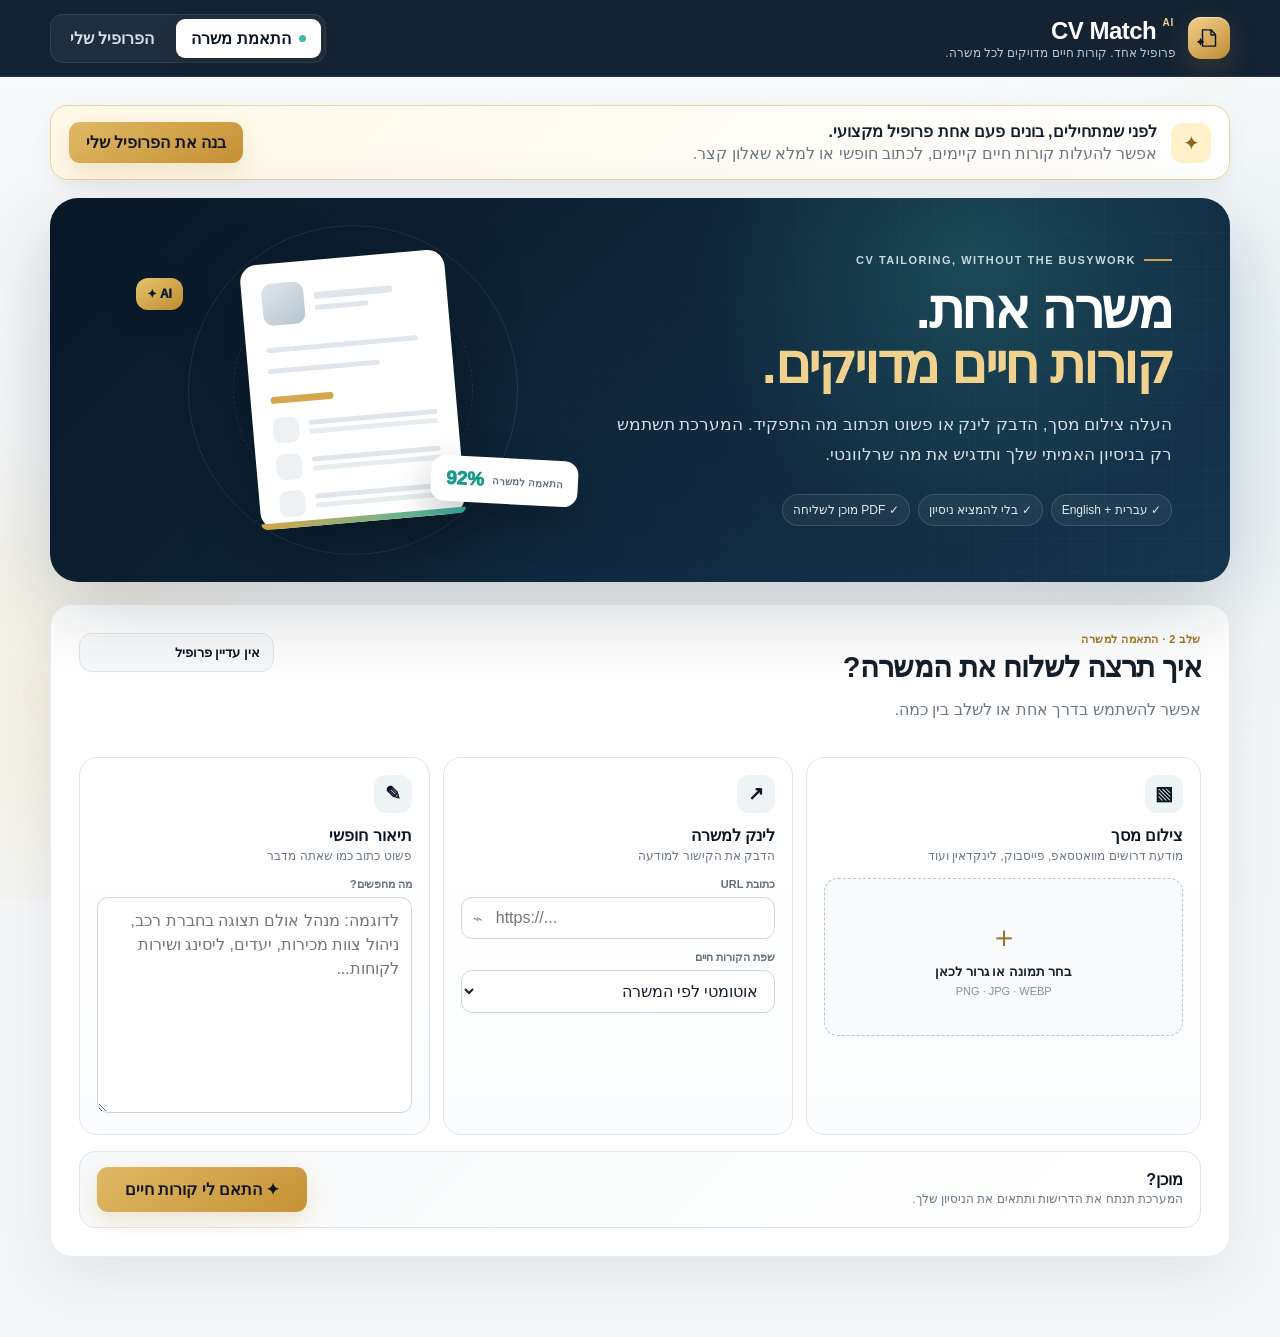
<file: templates/index.html>
<!doctype html>
<html lang="he" dir="rtl">
<head>
  <meta charset="utf-8" />
  <meta name="viewport" content="width=device-width, initial-scale=1" />
  <meta name="theme-color" content="#081726" />
  <title>CV Match — קורות חיים מותאמים</title>
  <link rel="stylesheet" href="/static/style.css" />
</head>
<body>
  <div class="app-bg" aria-hidden="true"><span></span><span></span><span></span></div>

  <header class="topbar no-print">
    <div class="topbar-inner">
      <div class="brand-wrap">
        <div class="brand-mark" aria-hidden="true">
          <svg viewBox="0 0 40 40" role="img"><path d="M10 7.5h13l7 7V32.5H10z"/><path d="M23 7.5v8h7"/><path class="spark" d="M7 20l2 4 4 2-4 2-2 4-2-4-4-2 4-2z"/></svg>
        </div>
        <div>
          <div class="brand">CV Match <span>AI</span></div>
          <div class="tag">פרופיל אחד. קורות חיים מדויקים לכל משרה.</div>
        </div>
      </div>
      <div class="top-actions">
        <button id="jobNav" class="navbtn active"><span class="nav-dot"></span>התאמת משרה</button>
        <button id="profileNav" class="navbtn">הפרופיל שלי</button>
      </div>
    </div>
  </header>

  <main class="shell">
    <section id="profileNotice" class="notice no-print hidden">
      <div class="notice-icon" aria-hidden="true">✦</div>
      <div class="notice-copy">
        <strong>לפני שמתחילים, בונים פעם אחת פרופיל מקצועי.</strong>
        <div class="muted">אפשר להעלות קורות חיים קיימים, לכתוב חופשי או למלא שאלון קצר.</div>
      </div>
      <button id="startProfileBtn" class="primary">בנה את הפרופיל שלי</button>
    </section>

    <section id="jobSection" class="page-section">
      <section class="hero no-print">
        <div class="hero-copy">
          <div class="hero-kicker"><span></span>CV TAILORING, WITHOUT THE BUSYWORK</div>
          <h1>משרה אחת.<br><em>קורות חיים מדויקים.</em></h1>
          <p>העלה צילום מסך, הדבק לינק או פשוט תכתוב מה התפקיד. המערכת תשתמש רק בניסיון האמיתי שלך ותדגיש את מה שרלוונטי.</p>
          <div class="hero-badges">
            <span>✓ עברית + English</span>
            <span>✓ בלי להמציא ניסיון</span>
            <span>✓ PDF מוכן לשליחה</span>
          </div>
        </div>
        <div class="hero-graphic" aria-hidden="true">
          <div class="graphic-orbit orbit-a"></div>
          <div class="graphic-orbit orbit-b"></div>
          <div class="cv-card-visual">
            <div class="cvv-top"><span class="cvv-avatar"></span><span><b></b><i></i></span></div>
            <div class="cvv-line wide"></div><div class="cvv-line"></div>
            <div class="cvv-section"></div>
            <div class="cvv-item"><span></span><b></b></div>
            <div class="cvv-item"><span></span><b></b></div>
            <div class="cvv-item"><span></span><b></b></div>
          </div>
          <div class="match-chip"><span>92%</span><small>התאמה למשרה</small></div>
          <div class="spark-chip">✦ AI</div>
        </div>
      </section>

      <div class="input-card no-print">
        <div class="section-head">
          <div>
            <div class="kicker">שלב 2 · התאמה למשרה</div>
            <h2>איך תרצה לשלוח את המשרה?</h2>
            <p class="muted">אפשר להשתמש בדרך אחת או לשלב בין כמה.</p>
          </div>
          <div id="profileMini" class="profile-mini"></div>
        </div>

        <div class="source-grid">
          <div class="source-card source-upload">
            <div class="source-icon">▧</div>
            <div class="source-title">צילום מסך</div>
            <div class="source-sub">מודעת דרושים מוואטסאפ, פייסבוק, לינקדאין ועוד</div>
            <div class="drop" id="dropZone">
              <input id="screenshot" type="file" accept="image/png,image/jpeg,image/webp" hidden />
              <div class="drop-icon">＋</div>
              <strong>בחר תמונה או גרור לכאן</strong>
              <span>PNG · JPG · WEBP</span>
              <img id="shotPreview" alt="תצוגה מקדימה של המשרה" />
            </div>
          </div>

          <div class="source-card">
            <div class="source-icon">↗</div>
            <div class="source-title">לינק למשרה</div>
            <div class="source-sub">הדבק את הקישור למודעה</div>
            <label class="compact-label" for="jobUrl">כתובת URL</label>
            <div class="input-with-icon"><span>⌁</span><input id="jobUrl" type="url" dir="ltr" placeholder="https://..." /></div>
            <label class="compact-label" for="language">שפת הקורות חיים</label>
            <select id="language">
              <option value="auto">אוטומטי לפי המשרה</option>
              <option value="he">עברית</option>
              <option value="en">English</option>
            </select>
          </div>

          <div class="source-card source-text">
            <div class="source-icon">✎</div>
            <div class="source-title">תיאור חופשי</div>
            <div class="source-sub">פשוט כתוב כמו שאתה מדבר</div>
            <label class="compact-label" for="jobText">מה מחפשים?</label>
            <textarea id="jobText" rows="8" placeholder="לדוגמה: מנהל אולם תצוגה בחברת רכב, ניהול צוות מכירות, יעדים, ליסינג ושירות לקוחות..."></textarea>
          </div>
        </div>

        <div class="action-band">
          <div>
            <strong>מוכן?</strong>
            <div id="status" class="status">המערכת תנתח את הדרישות ותתאים את הניסיון שלך.</div>
          </div>
          <button id="generateBtn" class="primary large"><span>✦</span> התאם לי קורות חיים</button>
        </div>
      </div>

      <section id="clarifyCard" class="clarify no-print hidden">
        <div class="clarify-icon">?</div>
        <div class="badge warn">חסר מידע חשוב</div>
        <h2>לפני שמוסיפים משהו לקו״ח, כדאי לוודא</h2>
        <div id="questions"></div>
        <label>התשובות שלך</label>
        <textarea id="extraNotes" rows="5" placeholder="ענה כאן חופשי. לדוגמה: כן, ניהלתי 8 עובדים במשך שנתיים..."></textarea>
        <button id="regenerateBtn" class="primary">עדכן את הקורות החיים</button>
      </section>

      <section id="resultArea" class="hidden">
        <div class="result-actions no-print">
          <div>
            <div class="kicker">הקורות חיים שלך מוכנים</div>
            <div id="matchPill" class="match-pill"></div>
          </div>
          <button id="printBtn" class="primary">שמור / הדפס PDF</button>
        </div>
        <div id="gapBox" class="gapbox no-print"></div>
        <article id="cvPage" class="cv-page">
          <aside class="cv-side">
            <div class="cv-side-glow"></div>
            <img id="profilePhoto" class="profile-photo hidden" alt="תמונת פרופיל" />
            <div id="photoPlaceholder" class="photo-placeholder">תמונה</div>
            <h2 id="cvName"></h2>
            <div id="cvHeadline" class="headline"></div>
            <div id="contactBox" class="contact"></div>
            <hr />
            <h3 id="skillsTitle">כישורים מרכזיים</h3>
            <ul id="skillsList" class="plain-list"></ul>
            <h3 id="languagesTitle">שפות</h3>
            <ul id="languagesList" class="plain-list small"></ul>
          </aside>
          <section class="cv-main">
            <div class="eyebrow" id="targetLabel">קורות חיים מותאמים למשרה</div>
            <h1 id="targetTitle"></h1>
            <p id="summary"></p>
            <h2 id="experienceTitle">ניסיון מקצועי</h2>
            <div id="experienceList"></div>
            <div id="educationWrap">
              <h2 id="educationTitle">השכלה והכשרה</h2>
              <ul id="educationList"></ul>
            </div>
          </section>
        </article>
        <section class="send-card no-print">
          <div class="send-icon">↗</div>
          <div class="grow">
            <h3>הודעה מוכנה לשליחה</h3>
            <p id="coverMessage"></p>
          </div>
          <button id="copyMessage" class="ghost">העתק הודעה</button>
        </section>
      </section>
    </section>

    <section id="profileSection" class="page-section hidden">
      <div class="profile-header no-print">
        <div>
          <div class="kicker">שלב 1 · מקור האמת</div>
          <h1>הפרופיל המקצועי שלי</h1>
          <p class="muted">המערכת מתאימה את הניסוח לכל משרה, אבל העובדות נשארות רק מה שהזנת כאן.</p>
        </div>
        <div class="profile-actions">
          <button id="openImportBtn" class="primary">＋ הוסף / ייבא מידע</button>
          <button id="saveProfileBtn" class="ghost">שמור פרופיל</button>
        </div>
      </div>

      <div class="profile-layout no-print">
        <aside class="profile-sidebar">
          <div class="photo-card">
            <div class="sidebar-card-label">תמונת פרופיל קבועה</div>
            <img id="profileEditorPhoto" class="profile-editor-photo hidden" alt="" />
            <div id="profileEditorPhotoPlaceholder" class="photo-big-placeholder"><span>◯</span><small>העלה תמונה</small></div>
            <strong>התמונה נשמרת ללא שינוי</strong>
            <p class="muted smalltext">לא נחליף, נייצר או נערוך אותה אוטומטית.</p>
            <input id="newPhoto" type="file" accept="image/png,image/jpeg,image/webp" />
            <button id="replacePhotoBtn" class="ghost full">החלף תמונה</button>
          </div>
          <div class="completion-card">
            <div class="completion-row"><span class="completion-title">שלמות הפרופיל</span><span class="completion-dot">●</span></div>
            <div class="progress"><span id="progressBar"></span></div>
            <div id="completionText" class="muted smalltext"></div>
          </div>
          <div class="tip-card">
            <span>✦</span>
            <div><strong>טיפ</strong><p>ככל שהפרופיל מלא ומדויק יותר, ההתאמה למשרות טובה יותר.</p></div>
          </div>
        </aside>

        <div class="profile-editor">
          <section class="edit-card">
            <div class="edit-card-title"><span>01</span><div><h2>פרטים אישיים</h2><p>המידע שיופיע בראש הקורות חיים.</p></div></div>
            <div class="grid2">
              <div><label>שם בעברית</label><input id="pNameHe" /></div>
              <div><label>Name in English</label><input id="pNameEn" dir="ltr" /></div>
              <div><label>טלפון</label><input id="pPhone" dir="ltr" /></div>
              <div><label>אימייל</label><input id="pEmail" dir="ltr" /></div>
              <div><label>LinkedIn</label><input id="pLinkedin" dir="ltr" /></div>
              <div><label>אתר / תיק עבודות</label><input id="pWebsite" dir="ltr" /></div>
              <div><label>מיקום בעברית</label><input id="pLocationHe" /></div>
              <div><label>Location in English</label><input id="pLocationEn" dir="ltr" /></div>
            </div>
          </section>

          <section class="edit-card">
            <div class="card-head">
              <div class="edit-card-title"><span>02</span><div><h2>ניסיון מקצועי, צבאי ופרויקטים</h2><p>נמיין אוטומטית לפי השנים והתאריכים.</p></div></div>
              <button id="addExperienceBtn" class="ghost">＋ הוסף ניסיון</button>
            </div>
            <div id="experienceEditor"></div>
          </section>

          <section class="edit-card">
            <div class="card-head">
              <div class="edit-card-title"><span>03</span><div><h2>השכלה והכשרות</h2><p>לימודים, קורסים מקצועיים והסמכות.</p></div></div>
              <button id="addEducationBtn" class="ghost">＋ הוסף</button>
            </div>
            <div id="educationEditor"></div>
          </section>

          <section class="edit-card">
            <div class="card-head">
              <div class="edit-card-title"><span>04</span><div><h2>שפות</h2><p>כולל רמת שליטה בכל שפה.</p></div></div>
              <button id="addLanguageBtn" class="ghost">＋ הוסף שפה</button>
            </div>
            <div id="languagesEditor"></div>
          </section>

          <section class="edit-card">
            <div class="edit-card-title"><span>05</span><div><h2>כישורים ומקצועות</h2><p>הכישורים שהמערכת תוכל לבחור מתוכם לפי המשרה.</p></div></div>
            <label>כישורים — אחד בכל שורה</label>
            <textarea id="pSkills" rows="8" placeholder="ניהול צוותים&#10;מכירות&#10;לוגיסטיקה"></textarea>
            <label>הסמכות / קורסים — אחד בכל שורה</label>
            <textarea id="pCertifications" rows="5"></textarea>
          </section>

          <section id="profileQuestionsCard" class="edit-card question-card hidden">
            <div class="edit-card-title"><span>?</span><div><h2>דברים שכדאי להשלים</h2><p>רק שאלות שיעזרו לנו לדייק את הפרופיל.</p></div></div>
            <div id="profileQuestions"></div>
          </section>

          <div class="sticky-save"><button id="saveProfileBottomBtn" class="primary large">שמור את הפרופיל</button></div>
        </div>
      </div>
    </section>
  </main>

  <dialog id="importDialog">
    <div class="dialog-card">
      <div class="dialog-head">
        <div>
          <div class="kicker">SMART IMPORT</div>
          <h2>איך תרצה לבנות או לעדכן את הפרופיל?</h2>
          <p class="muted">אפשר להשתמש ביותר משיטה אחת. המערכת תאחד את המידע ותציג לך מה חסר.</p>
        </div>
        <button id="closeImport" class="x" aria-label="סגור">×</button>
      </div>

      <div class="method-grid">
        <label class="method-card selected" data-method="file">
          <input type="radio" name="method" value="file" checked />
          <span class="method-icon">▧</span><strong>קורות חיים קיימים</strong><span>PDF / Word / תמונה / טקסט</span>
        </label>
        <label class="method-card" data-method="free">
          <input type="radio" name="method" value="free" />
          <span class="method-icon">✎</span><strong>כתיבה חופשית</strong><span>פשוט ספר על עצמך כמו בצ׳אט</span>
        </label>
        <label class="method-card" data-method="questionnaire">
          <input type="radio" name="method" value="questionnaire" />
          <span class="method-icon">☷</span><strong>שאלון</strong><span>ממלאים שדות מסודרים ידנית</span>
        </label>
      </div>

      <div id="methodFile" class="method-panel">
        <div class="file-drop-visual"><span>⇧</span><div><strong>בחר קובץ קורות חיים</strong><small>גם קובץ ישן ולא מעודכן הוא התחלה מצוינת</small></div></div>
        <input id="oldCvFile" type="file" accept=".pdf,.docx,.txt,.md,image/png,image/jpeg,image/webp" />
        <p class="muted smalltext">נחלץ תפקידים, חברות, שנים, שפות, כישורים ופרטי קשר — ולאחר מכן תוכל לערוך הכול.</p>
      </div>

      <div id="methodFree" class="method-panel hidden">
        <label>ספר על עצמך בשפה חופשית</label>
        <textarea id="profileFreeText" rows="10" placeholder="לדוגמה: עבדתי שנה וחצי ב-Sea & Car ברמת אביב בין 2020 ל-2021, מכרתי רכבי יוקרה ועבדתי עם ליסינג. בצבא הייתי אחראי על מחסן לוגיסטי..."></textarea>
        <label>קישורים רלוונטיים — אחד בכל שורה</label>
        <textarea id="profileSourceUrls" rows="4" dir="ltr" placeholder="https://linkedin.com/in/...&#10;https://..."></textarea>
      </div>

      <div id="methodQuestionnaire" class="method-panel hidden">
        <div class="questionnaire-visual"><span>1</span><span>2</span><span>3</span></div>
        <p>מעולה. נעבור לשאלון המסודר בפרופיל ונבנה אותו שלב אחר שלב.</p>
      </div>

      <div id="importStatus" class="status"></div>
      <div class="dialog-actions">
        <button id="importProfileBtn" class="primary">נתח וסדר לי את הפרופיל</button>
        <button id="cancelImportBtn" class="ghost">ביטול</button>
      </div>
    </div>
  </dialog>

  <script src="/static/app.js"></script>
</body>
</html>
</file>
<file: static/style.css>
:root{
  --navy:#081726;
  --navy2:#10283d;
  --navy3:#17364f;
  --ink:#13202c;
  --muted:#6d7883;
  --line:#dfe5ea;
  --line2:#e9edf1;
  --white:#fff;
  --bg:#f4f6f8;
  --soft:#f8fafb;
  --gold:#d4a74c;
  --gold2:#f0d18e;
  --teal:#40b8aa;
  --danger:#a94737;
  --shadow:0 18px 55px rgba(5,25,42,.08);
  --shadow-sm:0 8px 24px rgba(5,25,42,.06);
}
*{box-sizing:border-box}
html{scroll-behavior:smooth}
body{margin:0;font-family:"Segoe UI",Arial,"Noto Sans Hebrew",sans-serif;background:var(--bg);color:var(--ink);min-height:100vh;position:relative}
button,input,textarea,select{font:inherit}
button{transition:.18s ease}
button:active{transform:translateY(1px)}
.hidden{display:none!important}
.grow{flex:1}
.app-bg{position:fixed;inset:0;z-index:-2;overflow:hidden;background:linear-gradient(180deg,#f8fafb 0,#f4f6f8 42%,#f3f5f7 100%)}
.app-bg span{position:absolute;border-radius:999px;filter:blur(80px);opacity:.35}
.app-bg span:nth-child(1){width:440px;height:440px;right:-180px;top:160px;background:#d8edf0}
.app-bg span:nth-child(2){width:350px;height:350px;left:-130px;top:520px;background:#f4e5bf}
.app-bg span:nth-child(3){width:420px;height:420px;left:38%;bottom:-280px;background:#dfe8f0}
.topbar{position:sticky;top:0;z-index:50;background:rgba(8,23,38,.95);backdrop-filter:blur(16px);color:#fff;border-bottom:1px solid rgba(255,255,255,.08)}
.topbar-inner{max-width:1220px;min-height:76px;margin:0 auto;padding:10px 20px;display:flex;align-items:center;justify-content:space-between;gap:24px}
.brand-wrap{display:flex;align-items:center;gap:12px}
.brand-mark{width:42px;height:42px;border-radius:13px;background:linear-gradient(145deg,#f3d28e,#be8c33);display:grid;place-items:center;box-shadow:inset 0 1px 0 rgba(255,255,255,.5),0 10px 30px rgba(212,167,76,.18)}
.brand-mark svg{width:26px;height:26px;fill:none;stroke:#081726;stroke-width:2.2;stroke-linejoin:round}.brand-mark .spark{fill:#081726;stroke:none}
.brand{font-size:24px;font-weight:900;letter-spacing:-.5px}.brand span{font-size:10px;color:var(--gold2);vertical-align:top;margin-right:2px;letter-spacing:.8px}
.tag{font-size:12px;color:#bac9d4;margin-top:1px}
.top-actions{display:flex;gap:7px;background:rgba(255,255,255,.05);padding:4px;border-radius:13px;border:1px solid rgba(255,255,255,.08)}
.navbtn{border:0;background:transparent;color:#d6e0e7;border-radius:9px;padding:10px 15px;font-weight:800;cursor:pointer;display:flex;gap:8px;align-items:center}
.navbtn:hover{background:rgba(255,255,255,.06)}.navbtn.active{background:#fff;color:var(--navy);box-shadow:0 4px 16px rgba(0,0,0,.12)}
.nav-dot{width:7px;height:7px;border-radius:50%;background:var(--teal)}
.shell{max-width:1220px;margin:0 auto;padding:28px 20px 80px}.page-section{min-height:70vh}
.notice{background:linear-gradient(135deg,#fff9e9,#fff);border:1px solid #ecd39a;border-radius:18px;padding:16px 18px;margin:0 0 18px;display:grid;grid-template-columns:auto 1fr auto;gap:14px;align-items:center;box-shadow:var(--shadow-sm)}
.notice-icon{width:40px;height:40px;border-radius:12px;background:#fff1c9;color:#8b681b;display:grid;place-items:center;font-size:20px}.notice-copy strong{display:block;margin-bottom:3px}
.hero{min-height:370px;border-radius:28px;background:radial-gradient(circle at 78% 18%,rgba(64,184,170,.22),transparent 28%),linear-gradient(135deg,#081726,#10283d 55%,#15344d);color:#fff;display:grid;grid-template-columns:1.08fr .92fr;overflow:hidden;position:relative;padding:56px 58px;margin-bottom:22px;box-shadow:0 28px 80px rgba(8,23,38,.19)}
.hero:before{content:"";position:absolute;inset:0;background-image:linear-gradient(rgba(255,255,255,.025) 1px,transparent 1px),linear-gradient(90deg,rgba(255,255,255,.025) 1px,transparent 1px);background-size:34px 34px;mask-image:linear-gradient(to left,#000,transparent 80%)}
.hero-copy{position:relative;z-index:2;align-self:center;max-width:640px}.hero-kicker{font-size:11px;letter-spacing:1.5px;color:#c9d8e3;font-weight:800;display:flex;align-items:center;gap:8px}.hero-kicker span{width:28px;height:2px;background:var(--gold)}
.hero h1{font-size:54px;line-height:1.02;letter-spacing:-2.2px;margin:16px 0 18px;font-weight:900}.hero h1 em{font-style:normal;color:var(--gold2)}
.hero p{font-size:17px;line-height:1.75;color:#d5e0e7;max-width:620px;margin:0 0 24px}.hero-badges{display:flex;gap:8px;flex-wrap:wrap}.hero-badges span{font-size:12px;color:#dce7ed;border:1px solid rgba(255,255,255,.13);background:rgba(255,255,255,.055);padding:8px 10px;border-radius:999px}
.hero-graphic{position:relative;min-height:270px;z-index:2;display:grid;place-items:center;direction:ltr}.graphic-orbit{position:absolute;border:1px solid rgba(255,255,255,.09);border-radius:50%}.orbit-a{width:330px;height:330px}.orbit-b{width:240px;height:240px;border-style:dashed;transform:rotate(18deg)}
.cv-card-visual{width:205px;height:265px;background:#fff;border-radius:17px;padding:20px;box-shadow:0 28px 70px rgba(0,0,0,.35);transform:rotate(-5deg);position:relative}.cv-card-visual:after{content:"";position:absolute;left:0;right:0;bottom:0;height:6px;background:linear-gradient(90deg,var(--gold),var(--teal));border-radius:0 0 17px 17px}.cvv-top{display:flex;gap:10px;align-items:center}.cvv-avatar{width:42px;height:42px;border-radius:10px;background:linear-gradient(145deg,#dfe6eb,#b7c4ce)}.cvv-top>span:last-child{display:grid;gap:6px;flex:1}.cvv-top b,.cvv-top i,.cvv-line,.cvv-section,.cvv-item b,.cvv-item span{display:block;border-radius:99px;background:#dfe5ea}.cvv-top b{height:7px;width:70%}.cvv-top i{height:5px;width:48%}.cvv-line{height:5px;margin-top:16px;width:68%}.cvv-line.wide{width:92%;margin-top:22px}.cvv-section{height:7px;width:38%;background:#d4a74c;margin:23px 0 14px}.cvv-item{display:flex;gap:10px;margin:11px 0}.cvv-item span{width:26px;height:26px;border-radius:8px;background:#edf1f4}.cvv-item b{height:5px;flex:1;margin-top:5px;box-shadow:0 9px 0 #e7ecef}.match-chip{position:absolute;right:20px;bottom:22px;background:#fff;color:var(--navy);padding:12px 15px;border-radius:14px;box-shadow:0 16px 40px rgba(0,0,0,.25);display:flex;gap:8px;align-items:center;transform:rotate(3deg)}.match-chip span{font-weight:950;font-size:19px;color:#179a89}.match-chip small{font-size:10px;font-weight:800;color:#5e6b75}.spark-chip{position:absolute;left:28px;top:24px;background:linear-gradient(145deg,#e8c46f,#bd8c31);color:#071a2b;padding:9px 11px;border-radius:12px;font-weight:950;font-size:12px;box-shadow:0 10px 30px rgba(0,0,0,.2)}
.input-card,.clarify,.send-card,.edit-card,.profile-header{background:rgba(255,255,255,.97);border:1px solid var(--line2);border-radius:22px;box-shadow:var(--shadow)}
.input-card{padding:28px}.section-head,.profile-header,.card-head{display:flex;align-items:flex-start;justify-content:space-between;gap:18px}.kicker{font-size:11px;color:#a57522;font-weight:900;letter-spacing:.5px;text-transform:uppercase}.input-card h2,.profile-header h1{margin:4px 0 5px;font-size:29px;letter-spacing:-.7px}.muted{color:var(--muted)}.smalltext{font-size:12px}.profile-mini{font-size:12px;background:#f7f9fa;border:1px solid var(--line);padding:11px 13px;border-radius:13px;min-width:195px;box-shadow:inset 0 1px 0 #fff}.profile-mini strong{font-size:13px;color:var(--navy)}
.source-grid{display:grid;grid-template-columns:1.08fr .96fr .96fr;gap:13px;margin-top:22px}.source-card{border:1px solid var(--line);border-radius:18px;padding:17px;background:linear-gradient(180deg,#fff,#fbfcfd);min-height:310px;position:relative;overflow:hidden}.source-card:before{content:"";position:absolute;inset:0 0 auto 0;height:3px;background:linear-gradient(90deg,var(--gold),#e6c98d);opacity:0;transition:.2s}.source-card:hover{border-color:#d2c18f;box-shadow:0 12px 30px rgba(19,32,44,.06)}.source-card:hover:before{opacity:1}.source-icon{width:38px;height:38px;border-radius:12px;background:#eef3f6;color:var(--navy);display:grid;place-items:center;font-size:19px;font-weight:900;margin-bottom:13px}.source-title{font-weight:900;font-size:16px;color:var(--navy)}.source-sub{font-size:12px;color:var(--muted);margin:3px 0 13px;line-height:1.45}
.drop{border:1.5px dashed #b8c5ce;border-radius:14px;min-height:158px;display:flex;flex-direction:column;align-items:center;justify-content:center;gap:6px;cursor:pointer;background:#f8fafb;overflow:hidden;padding:12px;text-align:center}.drop:hover{border-color:var(--gold);background:#fffaf0}.drop-icon{font-size:30px;color:#9b7227}.drop strong{font-size:13px}.drop span{font-size:11px;color:#83909a}#shotPreview{max-height:170px;max-width:100%;display:none;margin-top:8px;border-radius:9px}
label{font-weight:800;display:block;margin:14px 0 6px;font-size:13px}.compact-label{font-size:11px;color:#64717c;margin-top:12px}input,textarea,select{width:100%;border:1px solid #ccd6de;border-radius:11px;padding:11px 12px;background:#fff;color:var(--ink);outline:none;transition:.18s}input:focus,textarea:focus,select:focus{border-color:#af8436;box-shadow:0 0 0 3px rgba(212,167,76,.12)}textarea{resize:vertical;line-height:1.5}.input-with-icon{position:relative}.input-with-icon span{position:absolute;left:12px;top:50%;transform:translateY(-50%);color:#8a97a1}.input-with-icon input{padding-left:34px}
.grid2{display:grid;grid-template-columns:1fr 1fr;gap:14px}.grid3{display:grid;grid-template-columns:1.2fr 1.2fr .8fr;gap:10px}.row{display:flex;gap:14px;align-items:center}.endrow{margin-top:16px;align-items:end}.primary,.ghost,.danger-btn{border:0;border-radius:11px;padding:11px 17px;font-weight:900;cursor:pointer}.large{padding:13px 22px}.primary{background:linear-gradient(145deg,#e0b864,#c59235);color:#10161b;box-shadow:0 8px 22px rgba(197,146,53,.21)}.primary:hover{filter:brightness(1.035);transform:translateY(-1px)}.ghost{background:#fff;color:var(--navy);border:1px solid #c9d3da}.ghost:hover{background:#f7f9fa}.danger-btn{background:#fff4f1;color:var(--danger);border:1px solid #ecc8c0}.full{width:100%;margin-top:8px}.status{min-height:18px;color:var(--muted);font-size:12px;line-height:1.4}
.action-band{margin-top:16px;background:linear-gradient(135deg,#f7f9fa,#fff);border:1px solid var(--line);border-radius:16px;padding:15px 17px;display:flex;justify-content:space-between;gap:18px;align-items:center}.action-band strong{color:var(--navy);display:block;margin-bottom:2px}.action-band .primary{min-width:210px}
.clarify{margin-top:18px;padding:22px 24px;border-right:5px solid var(--gold);position:relative}.clarify-icon{position:absolute;left:21px;top:21px;width:34px;height:34px;border-radius:50%;display:grid;place-items:center;background:#fff4d4;color:#85611a;font-weight:900}.badge{display:inline-block;padding:5px 9px;border-radius:20px;font-size:11px;font-weight:900}.warn{background:#fff0c9;color:#70520b}.clarify h2{margin:9px 0 8px;font-size:20px}
.result-actions{display:flex;justify-content:space-between;align-items:end;margin:30px 0 12px}.match-pill{display:inline-block;margin-top:5px;background:var(--navy);color:#fff;padding:9px 13px;border-radius:999px;font-weight:900;font-size:13px}.gapbox{background:#fff;border:1px solid var(--line);border-radius:14px;padding:14px 16px;margin-bottom:12px;font-size:13px;box-shadow:var(--shadow-sm)}
.cv-page{width:210mm;min-height:297mm;margin:0 auto;background:#fff;box-shadow:0 20px 55px #0002;display:grid;grid-template-columns:72mm 1fr;overflow:hidden;border-radius:4px}.cv-side{background:linear-gradient(180deg,var(--navy),var(--navy2));color:#fff;padding:18mm 9mm 14mm;position:relative;overflow:hidden}.cv-side-glow{position:absolute;width:180px;height:180px;border-radius:50%;right:-90px;top:-70px;background:rgba(64,184,170,.16);filter:blur(10px)}.profile-photo,.photo-placeholder{width:45mm;height:55mm;display:block;margin:0 auto 8mm;border:3px solid var(--gold);border-radius:7px;position:relative;z-index:1}.profile-photo{object-fit:cover;object-position:50% 27%}.photo-placeholder{display:flex;align-items:center;justify-content:center;background:#ffffff16;color:#ffffff77}.cv-side h2{text-align:center;font-size:25px;margin:0 0 5px}.headline{text-align:center;color:#e8c678;font-weight:700;line-height:1.35}.contact{font-size:11px;line-height:1.8;margin-top:14px;direction:ltr;text-align:center}.cv-side hr{border:0;border-top:1px solid #ffffff38;margin:18px 0}.cv-side h3{font-size:15px;color:#e8c678;margin:18px 0 8px}.plain-list{padding-right:18px;font-size:12px;line-height:1.55}.plain-list.small{font-size:11px}.cv-main{padding:18mm 13mm 12mm}.eyebrow{color:#a67520;font-weight:900;font-size:11px;letter-spacing:.3px}.cv-main h1{font-size:28px;margin:6px 0 12px;color:var(--navy)}.cv-main>p{font-size:13px;line-height:1.65;margin:0 0 18px}.cv-main h2{font-size:17px;color:var(--navy);border-bottom:2px solid var(--gold);padding-bottom:5px;margin:16px 0 9px}.exp{margin-bottom:12px}.exp-head{display:flex;justify-content:space-between;gap:12px;align-items:baseline}.exp h3{margin:0;font-size:14px;color:var(--navy)}.dates{font-size:10px;color:#71808e;white-space:nowrap}.role{font-weight:700;font-size:12px;margin:2px 0 4px}.exp ul{margin:5px 0 0;padding-right:18px;font-size:11px;line-height:1.5}
.send-card{max-width:940px;margin:18px auto;padding:17px 19px;display:flex;align-items:center;gap:14px}.send-card h3{margin:0 0 4px;font-size:15px}.send-card p{margin:0;color:#53616c;font-size:13px;line-height:1.5}.send-icon{width:42px;height:42px;border-radius:13px;background:#eef3f6;color:var(--navy);display:grid;place-items:center;font-size:20px;flex:0 0 auto}
.profile-header{padding:25px 26px;margin-bottom:18px}.profile-actions{display:flex;gap:9px}.profile-layout{display:grid;grid-template-columns:250px 1fr;gap:18px;align-items:start}.profile-sidebar{position:sticky;top:96px}.photo-card,.completion-card,.tip-card{background:#fff;border:1px solid var(--line2);border-radius:18px;padding:16px;margin-bottom:13px;box-shadow:var(--shadow-sm)}.sidebar-card-label{font-size:11px;font-weight:900;color:#8b6b2d;text-transform:uppercase;letter-spacing:.5px;margin-bottom:10px}.profile-editor-photo,.photo-big-placeholder{width:100%;height:245px;border-radius:14px;margin-bottom:12px}.profile-editor-photo{object-fit:cover;object-position:50% 27%}.photo-big-placeholder{display:flex;flex-direction:column;align-items:center;justify-content:center;gap:6px;background:linear-gradient(145deg,#eef3f6,#f8fafb);color:#87949e;border:1px dashed #c5d0d8}.photo-big-placeholder span{font-size:34px}.photo-big-placeholder small{font-size:11px}.completion-row{display:flex;justify-content:space-between;align-items:center}.completion-title{font-weight:900;margin-bottom:10px}.completion-dot{color:var(--teal);font-size:10px}.progress{height:8px;background:#e8edf1;border-radius:99px;overflow:hidden;margin-bottom:8px}.progress span{display:block;height:100%;background:linear-gradient(90deg,var(--gold),var(--teal));width:0}.tip-card{display:flex;gap:10px;background:linear-gradient(135deg,#0d2438,#132f47);color:#fff;border-color:#163952}.tip-card>span{color:var(--gold2)}.tip-card strong{font-size:12px}.tip-card p{font-size:11px;color:#c4d2dc;margin:3px 0 0;line-height:1.5}.profile-editor{display:flex;flex-direction:column;gap:16px}.edit-card{padding:22px}.edit-card h2{margin:0 0 3px;font-size:19px}.edit-card-title{display:flex;gap:12px;align-items:flex-start;margin-bottom:12px}.edit-card-title>span{width:34px;height:34px;border-radius:10px;background:#eef3f6;color:var(--navy);display:grid;place-items:center;font-size:11px;font-weight:950;flex:0 0 auto}.edit-card-title p{margin:0;color:var(--muted);font-size:12px}.experience-item,.education-item,.language-item{border:1px solid var(--line);border-radius:15px;padding:15px;margin-top:12px;background:linear-gradient(180deg,#fcfdfe,#fafbfc)}.experience-item .item-top,.education-item .item-top{display:flex;justify-content:space-between;gap:10px;align-items:center}.item-title{font-weight:900;color:var(--navy)}.checkline{display:flex;gap:8px;align-items:center;margin-top:15px}.checkline input{width:auto}.facts-area{min-height:105px}.sticky-save{position:sticky;bottom:10px;display:flex;justify-content:flex-end;pointer-events:none}.sticky-save button{pointer-events:auto;box-shadow:0 8px 24px rgba(0,0,0,.16)}.question-card{border-color:#e8d19b;background:#fffdf8}
dialog{border:0;border-radius:24px;padding:0;box-shadow:0 30px 90px rgba(0,0,0,.35);max-width:none}dialog::backdrop{background:rgba(2,14,25,.72);backdrop-filter:blur(5px)}.dialog-card{width:min(900px,94vw);max-height:90vh;overflow:auto;background:#fff;padding:26px;border-radius:24px}.dialog-head{display:flex;justify-content:space-between;align-items:flex-start;gap:16px}.dialog-head h2{margin:3px 0 4px;font-size:25px}.x{border:0;background:#f2f5f7;color:#65727c;width:36px;height:36px;border-radius:11px;font-size:23px;cursor:pointer}.method-grid{display:grid;grid-template-columns:repeat(3,1fr);gap:10px;margin:20px 0}.method-card{margin:0;border:1px solid var(--line);border-radius:15px;padding:16px;cursor:pointer;display:flex;flex-direction:column;gap:5px;min-height:122px;justify-content:center;transition:.18s}.method-card input{display:none}.method-card.selected{border-color:#cfaa5e;background:linear-gradient(180deg,#fffaf0,#fff);box-shadow:0 8px 24px rgba(212,167,76,.08)}.method-card:hover{transform:translateY(-1px);box-shadow:var(--shadow-sm)}.method-card span:last-child{font-size:12px;color:var(--muted)}.method-icon{font-size:23px;color:#8c6822}.method-panel{background:var(--soft);border:1px solid var(--line);border-radius:15px;padding:17px}.file-drop-visual{display:flex;gap:12px;align-items:center;padding:13px;border:1px dashed #c7d1d9;border-radius:12px;background:#fff;margin-bottom:11px}.file-drop-visual>span{width:40px;height:40px;border-radius:11px;background:#eef3f6;display:grid;place-items:center;color:#5f7280;font-size:20px}.file-drop-visual strong,.file-drop-visual small{display:block}.file-drop-visual small{color:var(--muted);font-size:11px;margin-top:2px}.questionnaire-visual{display:flex;gap:8px;margin-bottom:10px}.questionnaire-visual span{width:34px;height:34px;border-radius:50%;display:grid;place-items:center;background:#eef3f6;color:var(--navy);font-weight:900}.questionnaire-visual span:first-child{background:var(--gold);color:#111}.dialog-actions{display:flex;gap:10px;justify-content:flex-end;margin-top:18px}
.toast{font-family:inherit!important}
@media(max-width:1000px){.hero{grid-template-columns:1fr;padding:42px}.hero-graphic{display:none}.hero h1{font-size:46px}.source-grid{grid-template-columns:1fr 1fr}.source-text{grid-column:1/-1}.profile-layout{grid-template-columns:220px 1fr}}
@media(max-width:760px){.topbar-inner{align-items:flex-start;gap:12px;flex-direction:column}.top-actions{width:100%}.navbtn{flex:1;justify-content:center}.shell{padding:18px 12px 60px}.hero{padding:30px 23px;border-radius:20px;min-height:auto}.hero h1{font-size:38px;letter-spacing:-1.5px}.hero p{font-size:15px}.input-card{padding:18px}.source-grid,.grid2,.grid3,.profile-layout,.method-grid{grid-template-columns:1fr}.source-text{grid-column:auto}.section-head,.profile-header,.card-head{flex-direction:column}.profile-actions{width:100%}.profile-actions button{flex:1}.profile-sidebar{position:static}.row,.action-band,.send-card{flex-direction:column;align-items:stretch}.action-band .primary{width:100%;min-width:0}.cv-page{width:100%;min-height:auto;grid-template-columns:1fr}.cv-side{padding:28px}.cv-main{padding:28px}.profile-photo,.photo-placeholder{width:130px;height:160px}.result-actions{gap:10px;align-items:stretch;flex-direction:column}.notice{grid-template-columns:auto 1fr}.notice .primary{grid-column:1/-1}.profile-mini{width:100%}.method-card{min-height:100px}.dialog-card{padding:18px}.hero-badges span{font-size:11px}}
@media print{body{background:#fff}.no-print,.topbar,#profileSection,.app-bg{display:none!important}.shell{max-width:none;margin:0;padding:0}.cv-page{width:210mm;min-height:297mm;box-shadow:none;border-radius:0;page-break-after:avoid}.cv-side,.cv-page{print-color-adjust:exact;-webkit-print-color-adjust:exact}}
</file>
